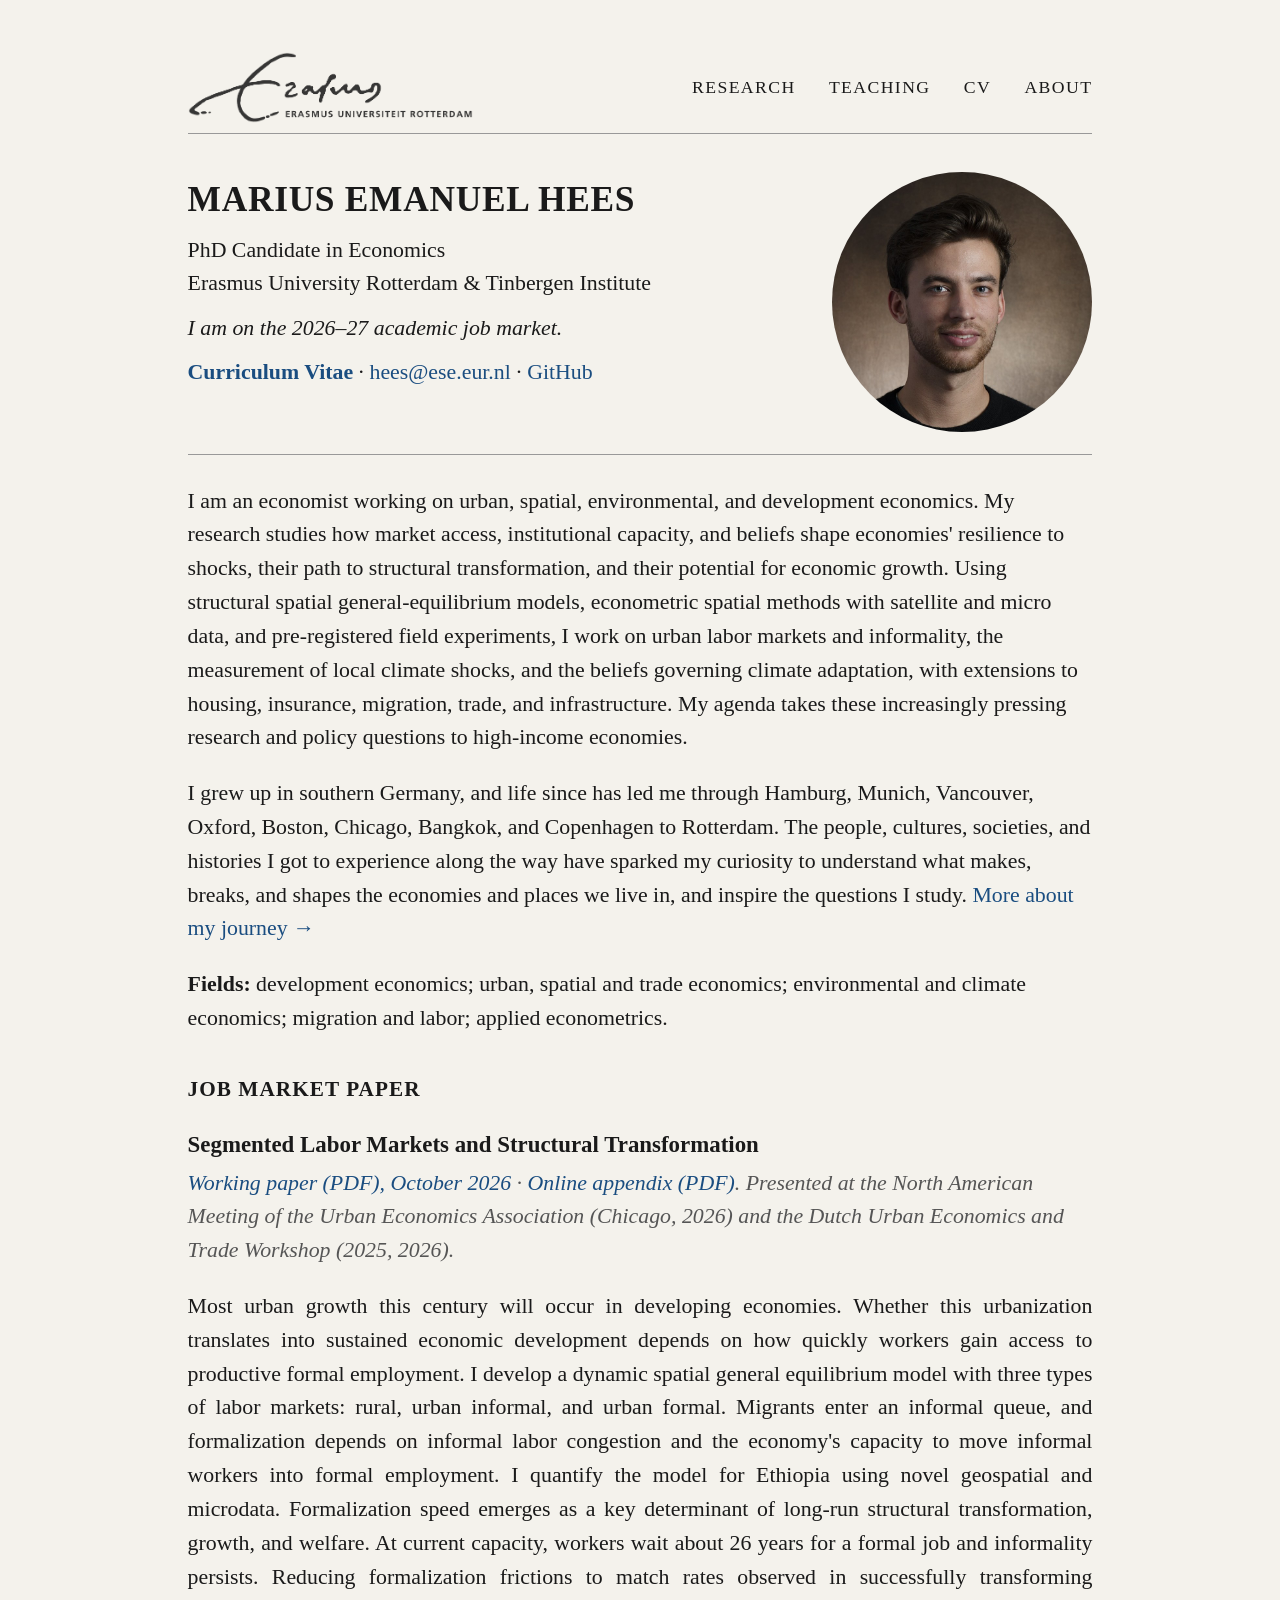
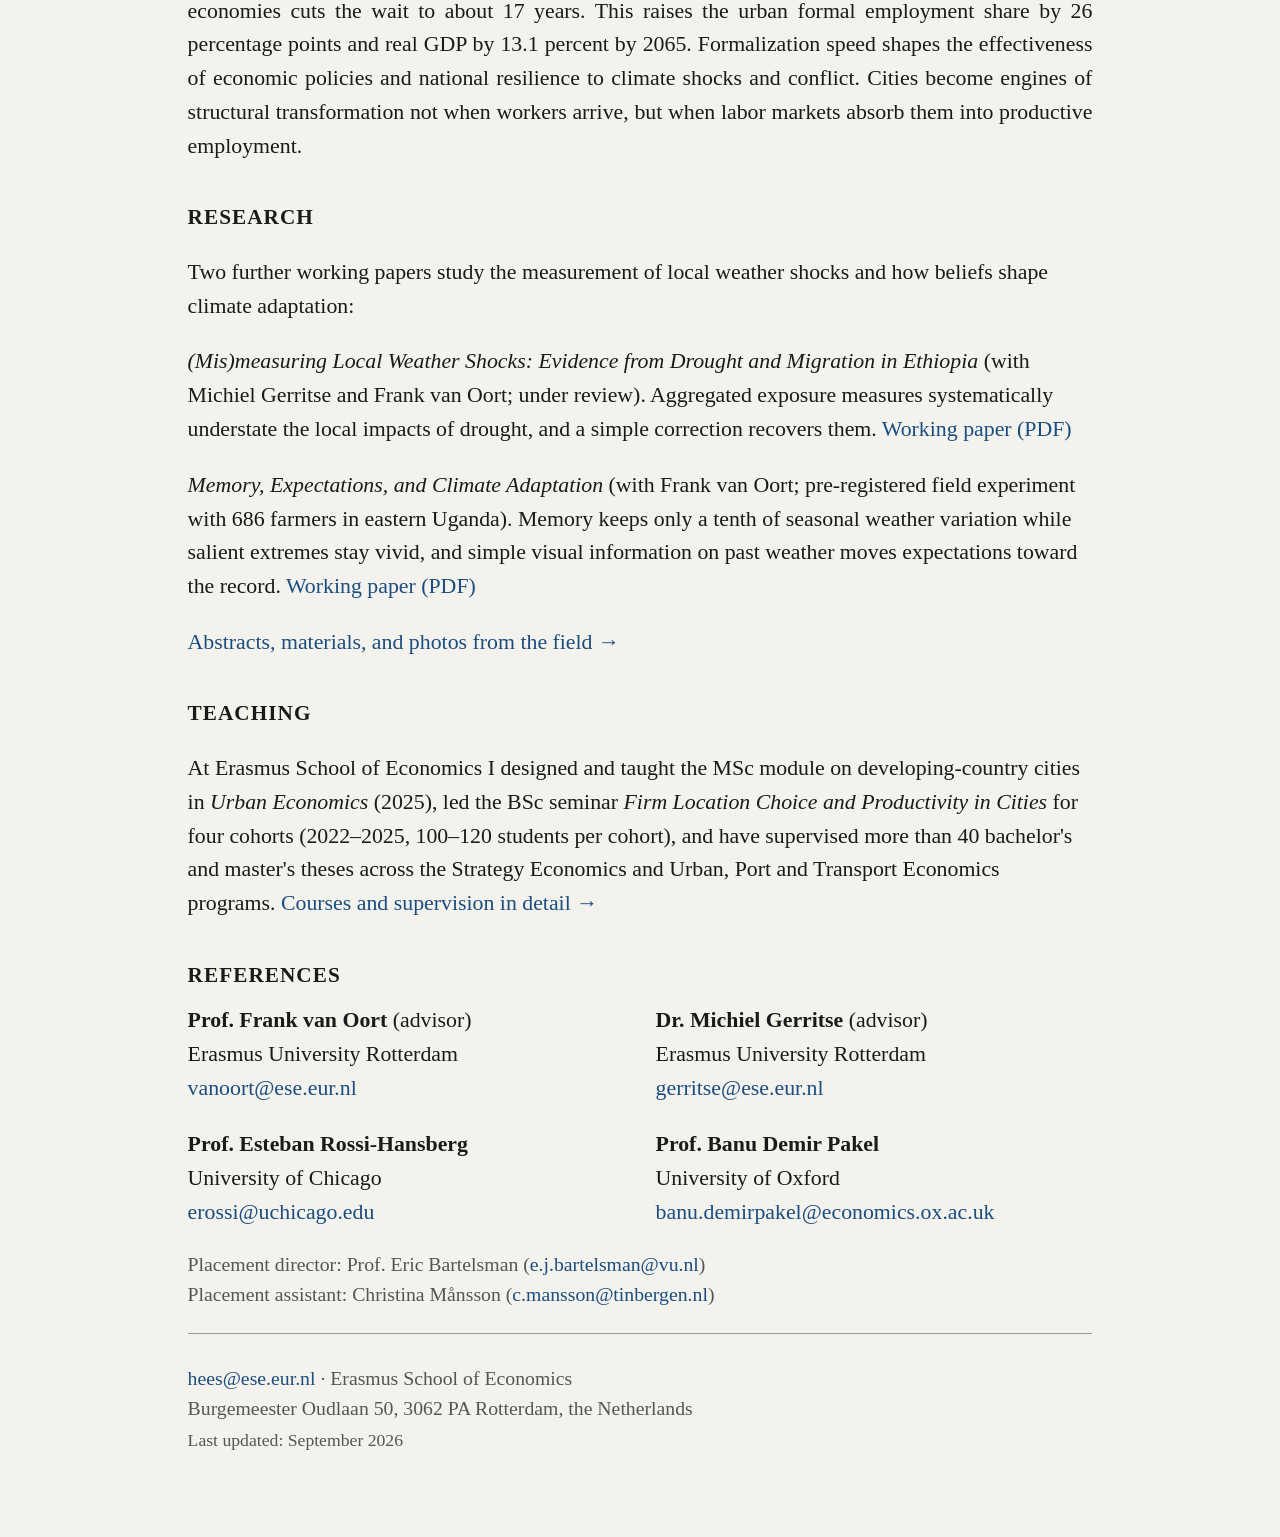
<file: index.html>
<!DOCTYPE html>
<html lang="en">
<head>
<meta charset="utf-8">
<meta name="viewport" content="width=device-width, initial-scale=1">
<title>Marius Hees — Economist, Erasmus University Rotterdam &amp; Tinbergen Institute</title>
<meta name="description" content="Marius Emanuel Hees is a PhD candidate in economics at Erasmus University Rotterdam and the Tinbergen Institute, working on urban, spatial, environmental, and development economics. On the 2026–27 job market.">
<link rel="icon" type="image/png" href="img/favicon.png">
<meta property="og:title" content="Marius Hees — Economist">
<meta property="og:description" content="PhD candidate in economics at Erasmus University Rotterdam and the Tinbergen Institute. Urban, spatial, environmental, and development economics. On the 2026-27 job market.">
<meta property="og:type" content="website">
<meta property="og:url" content="https://mariusheesecon.github.io/">
<meta property="og:image" content="https://mariusheesecon.github.io/img/og.jpg">
<meta name="twitter:card" content="summary">
<link rel="canonical" href="https://mariusheesecon.github.io/">
<meta name="author" content="Marius Emanuel Hees">
<link rel="stylesheet" href="style.css">
<script type="application/ld+json">
{
  "@context": "https://schema.org",
  "@type": "Person",
  "name": "Marius Hees",
  "alternateName": ["Marius Emanuel Hees", "Marius E. Hees"],
  "givenName": "Marius",
  "familyName": "Hees",
  "jobTitle": "PhD Candidate in Economics",
  "description": "Economist working on urban, spatial, environmental, and development economics. On the 2026-27 academic job market.",
  "url": "https://mariusheesecon.github.io/",
  "image": "https://mariusheesecon.github.io/img/photo.jpg",
  "email": "mailto:hees@ese.eur.nl",
  "affiliation": [
    {"@type": "Organization", "name": "Erasmus School of Economics, Erasmus University Rotterdam", "url": "https://www.eur.nl/en/ese"},
    {"@type": "Organization", "name": "Tinbergen Institute", "url": "https://tinbergen.nl/"}
  ],
  "alumniOf": [
    {"@type": "CollegeOrUniversity", "name": "University of Oxford"},
    {"@type": "CollegeOrUniversity", "name": "Erasmus University Rotterdam"}
  ],
  "knowsAbout": ["urban economics", "spatial economics", "development economics", "environmental economics", "structural transformation", "informality", "migration", "climate adaptation"],
  "sameAs": [
    "https://www.eur.nl/en/people/marius-hees",
    "https://pure.eur.nl/en/persons/marius-hees/",
    "https://github.com/mariusheesecon"
  ]
}
</script>
</head>
<body>

<nav>
  <a class="navlogo" href="index.html"><img src="img/erasmus.png?v=3" alt="Erasmus University Rotterdam"></a>
  <span class="navlinks">
    <a href="research.html">Research</a>
    <a href="teaching.html">Teaching</a>
    <a href="files/Hees_CV.pdf" target="_blank" rel="noopener">CV</a>
  <a href="about.html">About</a>
  </span>
</nav>

<header>
  <div class="header-text">
    <h1>MARIUS EMANUEL HEES</h1>
    <p class="subtitle">PhD Candidate in Economics<br>
    Erasmus University Rotterdam &amp; Tinbergen Institute</p>
    <p class="jobmarket">I am on the 2026–27 academic job market.</p>
    <p class="links">
      <a href="files/Hees_CV.pdf" target="_blank" rel="noopener"><strong>Curriculum Vitae</strong></a> ·
      <a href="mailto:hees@ese.eur.nl">hees@ese.eur.nl</a> ·
      <a href="https://github.com/mariusheesecon" target="_blank" rel="noopener">GitHub</a>
      <!-- TODO: add Google Scholar link once the profile exists -->
    </p>
  </div>
  <img class="photo" src="img/photo.jpg?v=6" alt="Portrait of Marius Emanuel Hees">
</header>
<hr>

<section id="about">
  <p>I am an economist working on urban, spatial, environmental, and development economics.
  My research studies how market access, institutional capacity, and beliefs shape economies'
  resilience to shocks, their path to structural transformation, and their potential for economic
  growth. Using structural spatial general-equilibrium models, econometric spatial methods with
  satellite and micro data, and pre-registered field experiments, I work on urban labor markets and
  informality, the measurement of local climate shocks, and the beliefs governing climate adaptation,
  with extensions to housing, insurance, migration, trade, and infrastructure. My agenda takes
  these increasingly pressing research and policy questions to high-income economies.</p>
  <p>I grew up in southern Germany, and life since has led me through Hamburg, Munich, Vancouver,
  Oxford, Boston, Chicago, Bangkok, and Copenhagen to Rotterdam. The people, cultures, societies, and
  histories I got to experience along the way have sparked my curiosity to understand what makes,
  breaks, and shapes the economies and places we live in, and inspire the questions I study.
  <a href="about.html">More about my journey&nbsp;→</a></p>
  <p class="fields"><strong>Fields:</strong> development economics; urban, spatial and trade economics;
  environmental and climate economics; migration and labor; applied econometrics.</p>
</section>

<section id="jmp">
  <h2>Job Market Paper</h2>
  <article>
    <h3>Segmented Labor Markets and Structural Transformation</h3>
    <p class="status"><a href="files/Hees_JMP.pdf" target="_blank" rel="noopener">Working paper (PDF), October 2026</a> ·
    <a href="files/Hees_JMP_Online_Appendix.pdf" target="_blank" rel="noopener">Online appendix (PDF)</a>. Presented at the North American Meeting of the
    Urban Economics Association (Chicago, 2026) and the Dutch Urban Economics and Trade Workshop (2025, 2026).</p>
    <p class="abstract">Most urban growth this century will occur in developing economies.
    Whether this urbanization translates into sustained economic development depends on how
    quickly workers gain access to productive formal employment. I develop a dynamic spatial
    general equilibrium model with three types of labor markets: rural, urban informal, and
    urban formal. Migrants enter an informal queue, and formalization depends on informal
    labor congestion and the economy's capacity to move informal workers into formal
    employment. I quantify the model for Ethiopia using novel geospatial and microdata.
    Formalization speed emerges as a key determinant of long-run structural transformation,
    growth, and welfare. At current capacity, workers wait about 26 years for a formal job
    and informality persists. Reducing formalization frictions to match rates observed in
    successfully transforming economies cuts the wait to about 17 years. This raises the
    urban formal employment share by 26 percentage points and real GDP by 13.1 percent by
    2065. Formalization speed shapes the effectiveness of economic policies and national
    resilience to climate shocks and conflict. Cities become engines of structural
    transformation not when workers arrive, but when labor markets absorb them into
    productive employment.</p>
  </article>
</section>

<section id="research">
  <h2>Research</h2>
  <p>Two further working papers study the measurement of local weather shocks and how beliefs shape
  climate adaptation:</p>
  <p><em>(Mis)measuring Local Weather Shocks: Evidence from Drought and Migration in Ethiopia</em>
  (with Michiel Gerritse and Frank van Oort; under review). Aggregated exposure measures systematically
  understate the local impacts of drought, and a simple correction recovers them.
  <a href="files/Hees_Weather_Shocks.pdf" target="_blank" rel="noopener">Working paper (PDF)</a></p>
  <p><em>Memory, Expectations, and Climate Adaptation</em> (with Frank van Oort; pre-registered field
  experiment with 686 farmers in eastern Uganda). Memory keeps only a tenth of seasonal weather
  variation while salient extremes stay vivid, and simple visual information on past weather moves
  expectations toward the record.
  <a href="files/Hees_Memory_Expectations.pdf" target="_blank" rel="noopener">Working paper (PDF)</a></p>
  <p><a href="research.html">Abstracts, materials, and photos from the field&nbsp;→</a></p>
</section>

<section id="teaching">
  <h2>Teaching</h2>
  <p>At Erasmus School of Economics I designed and taught the MSc module on developing-country cities
  in <em>Urban Economics</em> (2025), led the BSc seminar <em>Firm Location Choice and Productivity in
  Cities</em> for four cohorts (2022–2025, 100–120 students per cohort), and have supervised more than
  40 bachelor's and master's theses across the Strategy Economics and Urban, Port and Transport
  Economics programs. <a href="teaching.html">Courses and supervision in detail&nbsp;→</a></p>
</section>

<section id="references">
  <h2>References</h2>
  <div class="refs">
    <div>
      <strong>Prof. Frank van Oort</strong> (advisor)<br>
      Erasmus University Rotterdam<br>
      <a href="mailto:vanoort@ese.eur.nl">vanoort@ese.eur.nl</a>
    </div>
    <div>
      <strong>Dr. Michiel Gerritse</strong> (advisor)<br>
      Erasmus University Rotterdam<br>
      <a href="mailto:gerritse@ese.eur.nl">gerritse@ese.eur.nl</a>
    </div>
    <div>
      <strong>Prof. Esteban Rossi-Hansberg</strong><br>
      University of Chicago<br>
      <a href="mailto:erossi@uchicago.edu">erossi@uchicago.edu</a>
    </div>
    <div>
      <strong>Prof. Banu Demir Pakel</strong><br>
      University of Oxford<br>
      <a href="mailto:banu.demirpakel@economics.ox.ac.uk">banu.demirpakel@economics.ox.ac.uk</a>
    </div>
  </div>
  <p class="placement">Placement director: Prof. Eric Bartelsman
  (<a href="mailto:e.j.bartelsman@vu.nl">e.j.bartelsman@vu.nl</a>)<br>
  Placement assistant: Christina Månsson
  (<a href="mailto:c.mansson@tinbergen.nl">c.mansson@tinbergen.nl</a>)</p>
</section>

<hr>
<footer>
  <p><a href="mailto:hees@ese.eur.nl">hees@ese.eur.nl</a> · Erasmus School of Economics<br>
  Burgemeester Oudlaan 50, 3062 PA Rotterdam, the Netherlands<br>
  <span class="updated">Last updated: September 2026</span></p>
</footer>

</body>
</html>
</file>
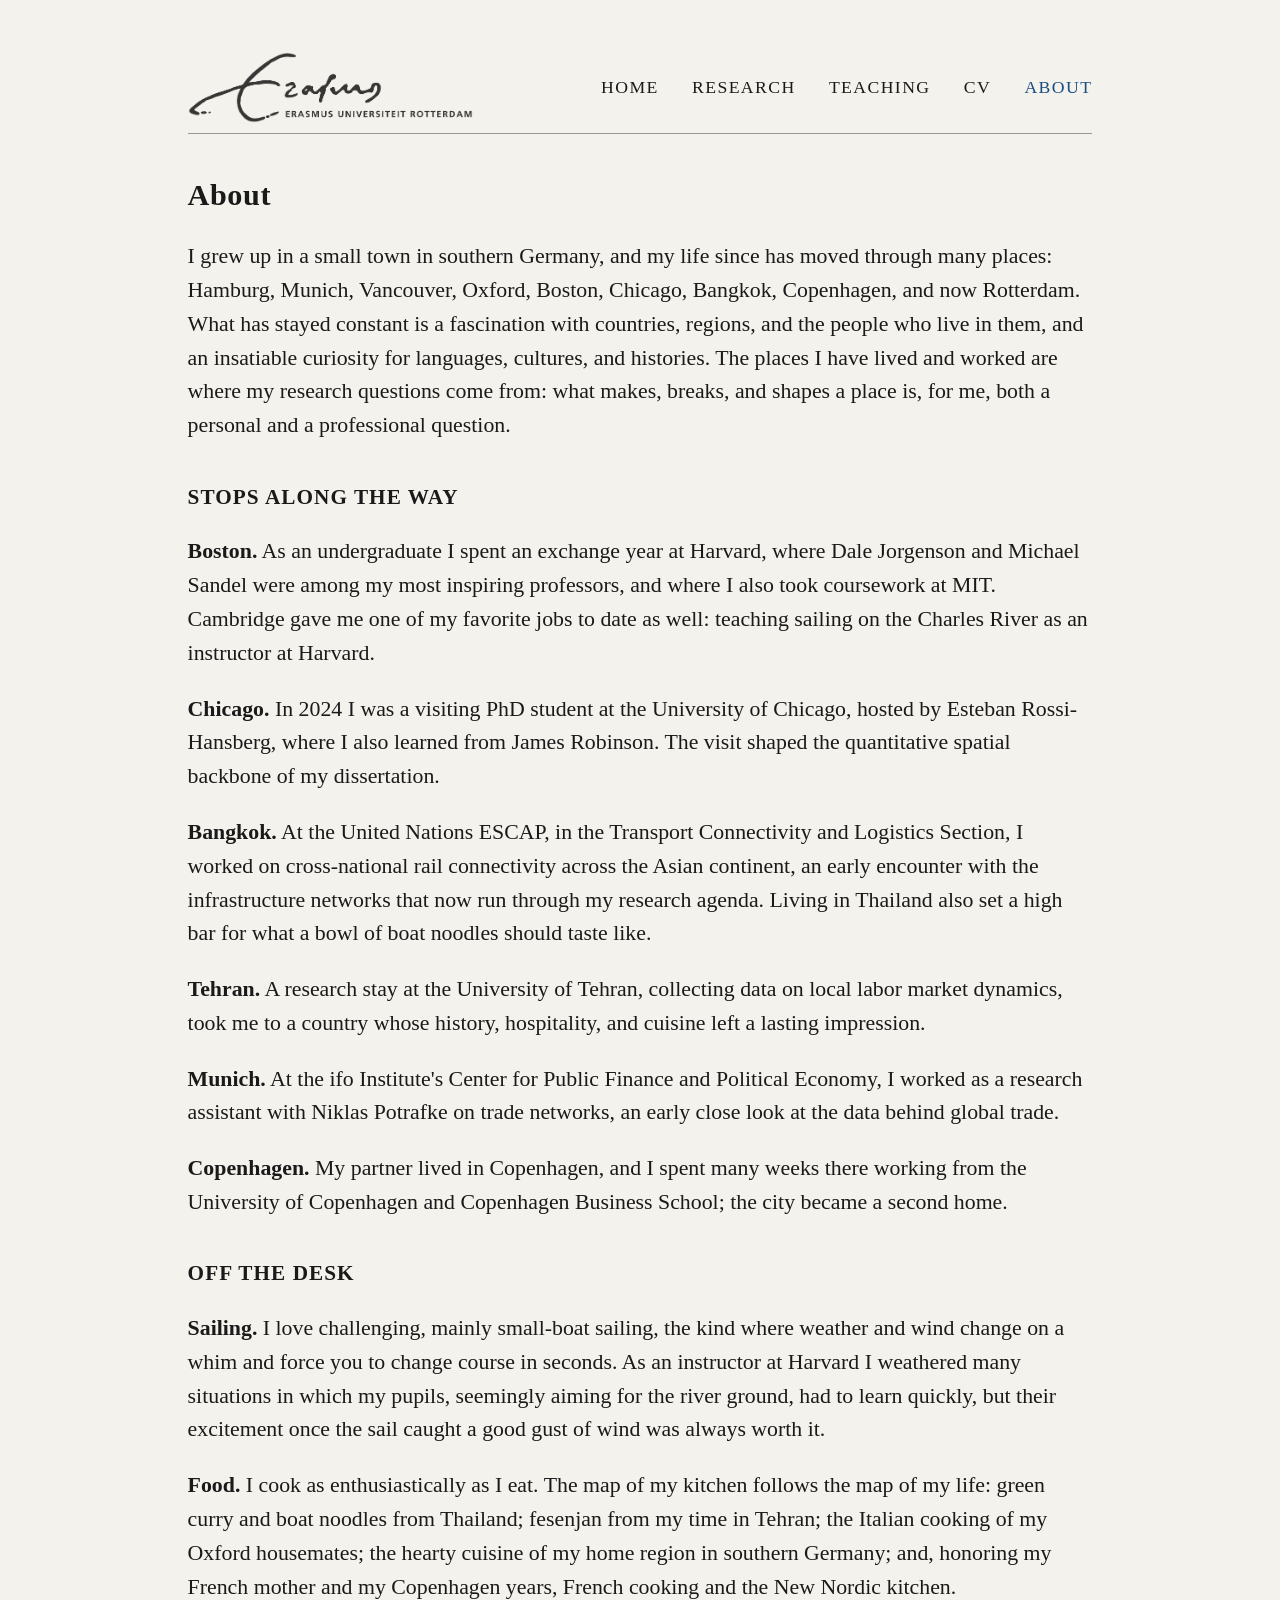
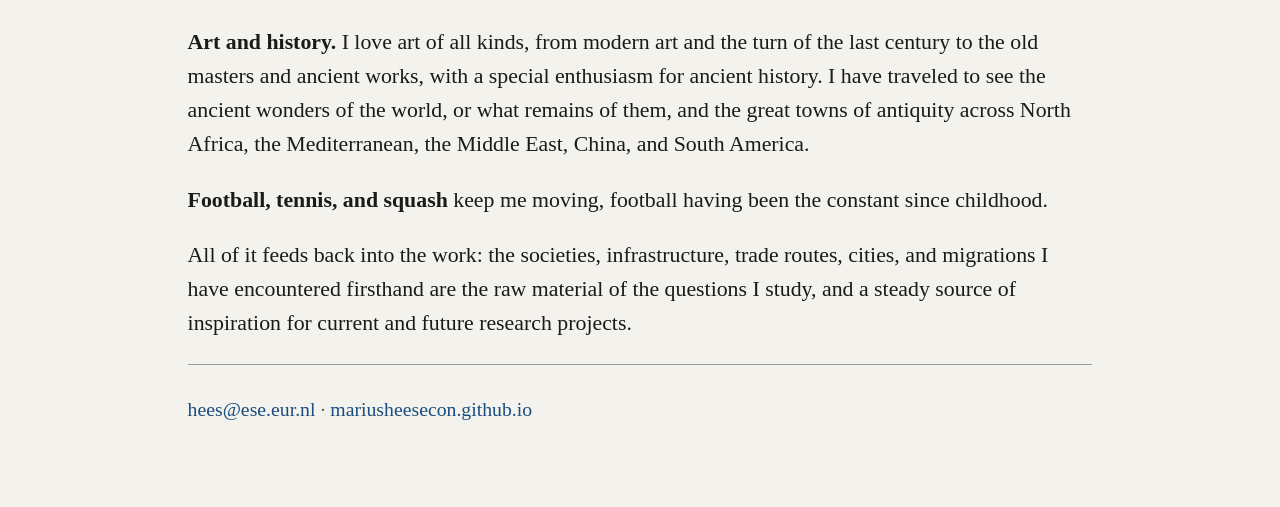
<file: about.html>
<!DOCTYPE html>
<html lang="en">
<head>
<meta charset="utf-8">
<meta name="viewport" content="width=device-width, initial-scale=1">
<title>About — Marius Hees</title>
<meta name="description" content="About Marius Emanuel Hees: a life across southern Germany, Oxford, Boston, Chicago, Bangkok, Copenhagen, and Rotterdam, and the curiosity for places, cultures, and histories that shapes his research.">
<link rel="icon" type="image/png" href="img/favicon.png">
<meta property="og:title" content="About — Marius Hees">
<meta property="og:description" content="The journey behind the research: southern Germany, Oxford, Boston, Chicago, Bangkok, Copenhagen, Rotterdam.">
<meta property="og:type" content="website">
<meta property="og:url" content="https://mariusheesecon.github.io/about.html">
<meta property="og:image" content="https://mariusheesecon.github.io/img/og.jpg">
<meta name="twitter:card" content="summary">
<link rel="canonical" href="https://mariusheesecon.github.io/about.html">
<meta name="author" content="Marius Emanuel Hees">
<link rel="stylesheet" href="style.css">
</head>
<body>

<nav>
  <a class="navlogo" href="index.html"><img src="img/erasmus.png?v=3" alt="Erasmus University Rotterdam"></a>
  <span class="navlinks">
  <a href="index.html">Home</a>
  <a href="research.html">Research</a>
  <a href="teaching.html">Teaching</a>
  <a href="files/Hees_CV.pdf" target="_blank" rel="noopener">CV</a>
  <a href="about.html" aria-current="page">About</a>
  </span>
</nav>

<h1 class="pagetitle">About</h1>

<p>I grew up in a small town in southern Germany, and my life since has moved through many places:
Hamburg, Munich, Vancouver, Oxford, Boston, Chicago, Bangkok, Copenhagen, and now Rotterdam. What has
stayed constant is a fascination with countries, regions, and the people who live in them, and an
insatiable curiosity for languages, cultures, and histories. The places I have lived and worked are
where my research questions come from: what makes, breaks, and shapes a place is, for me, both a
personal and a professional question.</p>

<h2>Stops along the way</h2>

<p><strong>Boston.</strong> As an undergraduate I spent an exchange year at Harvard, where Dale
Jorgenson and Michael Sandel were among my most inspiring professors, and where I also took
coursework at MIT. Cambridge gave me one of my favorite jobs to date as well: teaching sailing on
the Charles River as an instructor at Harvard.</p>

<p><strong>Chicago.</strong> In 2024 I was a visiting PhD student at the University of Chicago, hosted
by Esteban Rossi-Hansberg, where I also learned from James Robinson. The visit shaped the quantitative
spatial backbone of my dissertation.</p>

<p><strong>Bangkok.</strong> At the United Nations ESCAP, in the Transport Connectivity and Logistics
Section, I worked on cross-national rail connectivity across the Asian continent, an early encounter
with the infrastructure networks that now run through my research agenda. Living in Thailand also set
a high bar for what a bowl of boat noodles should taste like.</p>

<p><strong>Tehran.</strong> A research stay at the University of Tehran, collecting data on local labor
market dynamics, took me to a country whose history, hospitality, and cuisine left a lasting
impression.</p>

<p><strong>Munich.</strong> At the ifo Institute's Center for Public Finance and Political Economy,
I worked as a research assistant with Niklas Potrafke on trade networks, an early close look at the
data behind global trade.</p>

<p><strong>Copenhagen.</strong> My partner lived in Copenhagen, and I spent many weeks there
working from the University of Copenhagen and Copenhagen Business School; the city became a second
home.</p>

<h2>Off the desk</h2>

<p><strong>Sailing.</strong> I love challenging, mainly small-boat sailing, the kind where weather and
wind change on a whim and force you to change course in seconds. As an instructor at Harvard I weathered
many situations in which my pupils, seemingly aiming for the river ground, had to learn quickly, but
their excitement once the sail caught a good gust of wind was always worth it.</p>

<p><strong>Food.</strong> I cook as enthusiastically as I eat. The map of my kitchen follows the map of
my life: green curry and boat noodles from Thailand; fesenjan from my time in Tehran; the Italian
cooking of my Oxford housemates; the hearty cuisine of my home region in southern Germany; and, honoring my French mother and my
Copenhagen years, French cooking and the New Nordic kitchen.</p>

<p><strong>Art and history.</strong> I love art of all kinds, from modern art and the turn of the last
century to the old masters and ancient works, with a special enthusiasm for ancient history. I have
traveled to see the ancient wonders of the world, or what remains of them, and the great towns of
antiquity across North Africa, the Mediterranean, the Middle East, China, and South America.</p>

<p><strong>Football, tennis, and squash</strong> keep me moving, football having been the constant
since childhood.</p>

<p>All of it feeds back into the work: the societies, infrastructure, trade routes, cities, and
migrations I have encountered firsthand are the raw material of the questions I study, and a steady
source of inspiration for current and future research projects.</p>

<hr>
<footer>
  <p><a href="mailto:hees@ese.eur.nl">hees@ese.eur.nl</a> ·
  <a href="index.html">mariusheesecon.github.io</a></p>
</footer>

</body>
</html>
</file>
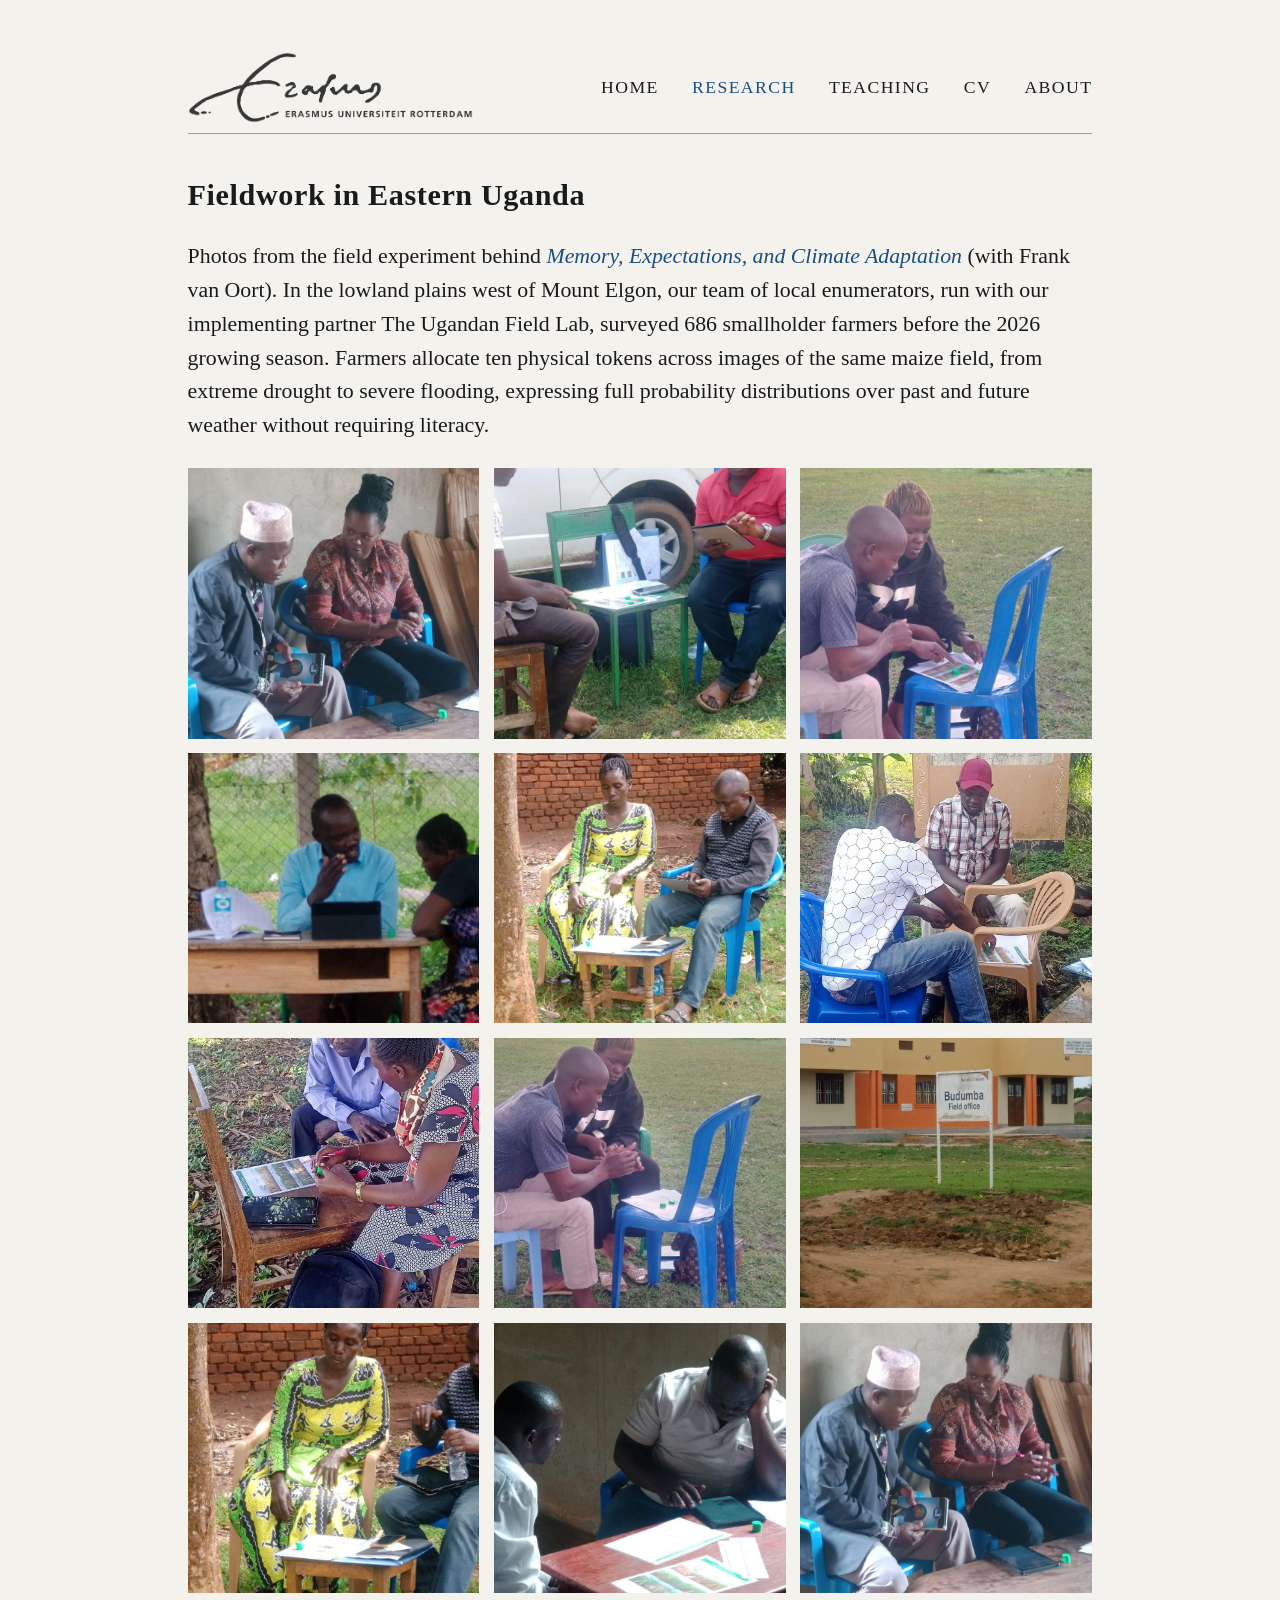
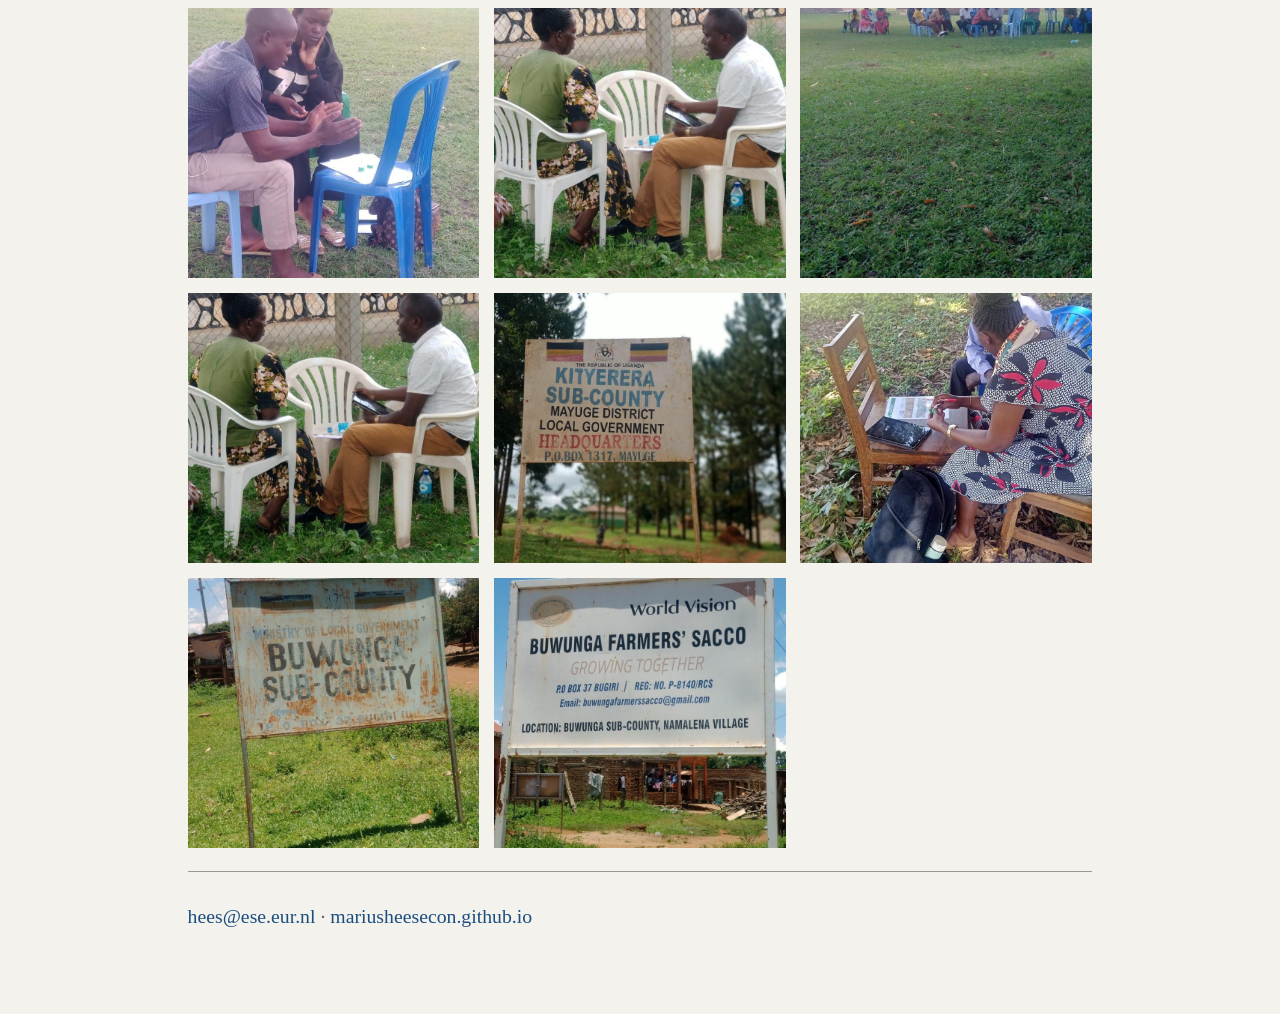
<file: fieldwork.html>
<!DOCTYPE html>
<html lang="en">
<head>
<meta charset="utf-8">
<meta name="viewport" content="width=device-width, initial-scale=1">
<title>Fieldwork — Marius Hees</title>
<meta name="description" content="Photos from the field experiment behind Memory, Expectations, and Climate Adaptation: token-based visual elicitation with smallholder farmers in eastern Uganda.">
<link rel="icon" type="image/png" href="img/favicon.png">
<meta property="og:title" content="Fieldwork — Marius Hees">
<meta property="og:description" content="Photos from the field experiment with smallholder farmers in eastern Uganda.">
<meta property="og:type" content="website">
<meta property="og:url" content="https://mariusheesecon.github.io/fieldwork.html">
<meta property="og:image" content="https://mariusheesecon.github.io/img/og.jpg">
<meta name="twitter:card" content="summary">
<link rel="canonical" href="https://mariusheesecon.github.io/fieldwork.html">
<meta name="author" content="Marius Emanuel Hees">
<link rel="stylesheet" href="style.css">
</head>
<body>

<nav>
  <a class="navlogo" href="index.html"><img src="img/erasmus.png?v=3" alt="Erasmus University Rotterdam"></a>
  <span class="navlinks">
  <a href="index.html">Home</a>
  <a href="research.html" aria-current="page">Research</a>
  <a href="teaching.html">Teaching</a>
  <a href="files/Hees_CV.pdf" target="_blank" rel="noopener">CV</a>
  <a href="about.html">About</a>
  </span>
</nav>

<h1 class="pagetitle">Fieldwork in Eastern Uganda</h1>

<p>Photos from the field experiment behind <a href="research.html"><em>Memory, Expectations, and
Climate Adaptation</em></a> (with Frank van Oort). In the lowland plains west of Mount Elgon, our team
of local enumerators, run with our implementing partner The Ugandan Field Lab, surveyed 686 smallholder
farmers before the 2026 growing season. Farmers allocate ten physical tokens across images of the same
maize field, from extreme drought to severe flooding, expressing full probability distributions over
past and future weather without requiring literacy.</p>

<div class="gallery">
  <img src="img/field/field_01.jpg" alt="Enumerator conducting the token-based elicitation with a farmer" loading="lazy">
  <img src="img/field/field_02.jpg" alt="Fieldwork in eastern Uganda" loading="lazy">
  <img src="img/field/field_03.jpg" alt="Fieldwork in eastern Uganda" loading="lazy">
  <img src="img/field/field_04.jpg" alt="Fieldwork in eastern Uganda" loading="lazy">
  <img src="img/field/field_05.jpg" alt="Fieldwork in eastern Uganda" loading="lazy">
  <img src="img/field/field_06.jpg" alt="Enumerator and farmer during the survey" loading="lazy">
  <img src="img/field/field_07.jpg" alt="Fieldwork in eastern Uganda" loading="lazy">
  <img src="img/field/field_08.jpg" alt="Fieldwork in eastern Uganda" loading="lazy">
  <img src="img/field/field_09.jpg" alt="Fieldwork in eastern Uganda" loading="lazy">
  <img src="img/field/field_10.jpg" alt="Fieldwork in eastern Uganda" loading="lazy">
  <img src="img/field/field_11.jpg" alt="Fieldwork in eastern Uganda" loading="lazy">
  <img src="img/field/field_12.jpg" alt="Fieldwork in eastern Uganda" loading="lazy">
  <img src="img/field/field_13.jpg" alt="Fieldwork in eastern Uganda" loading="lazy">
  <img src="img/field/field_14.jpg" alt="Fieldwork in eastern Uganda" loading="lazy">
  <img src="img/field/field_15.jpg" alt="Fieldwork in eastern Uganda" loading="lazy">
  <img src="img/field/field_16.jpg" alt="Survey session with the token-and-image instrument" loading="lazy">
  <img src="img/field/field_17.jpg" alt="Fieldwork in eastern Uganda" loading="lazy">
  <img src="img/field/field_18.jpg" alt="Fieldwork in eastern Uganda" loading="lazy">
  <img src="img/field/field_19.jpg" alt="Fieldwork in eastern Uganda" loading="lazy">
  <img src="img/field/field_20.jpg" alt="Fieldwork in eastern Uganda" loading="lazy">
</div>

<hr>
<footer>
  <p><a href="mailto:hees@ese.eur.nl">hees@ese.eur.nl</a> ·
  <a href="index.html">mariusheesecon.github.io</a></p>
</footer>

</body>
</html>
</file>
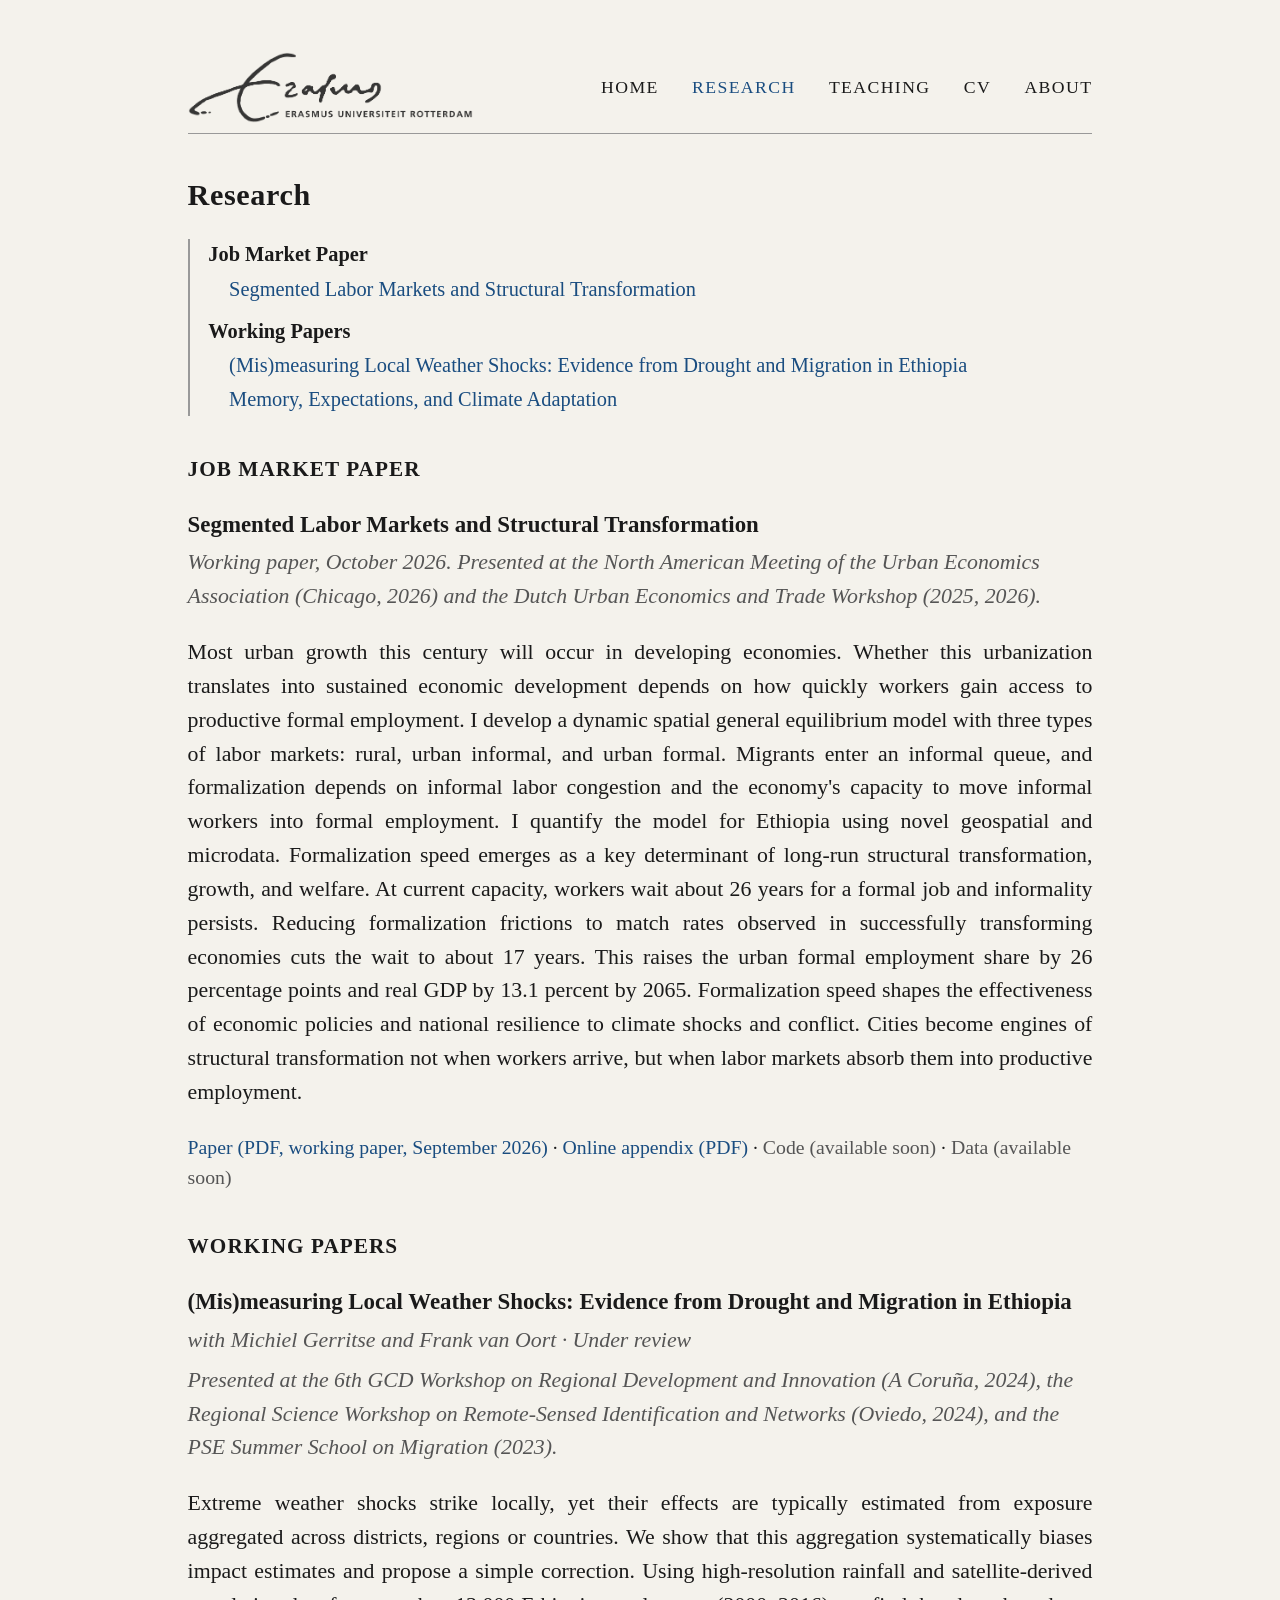
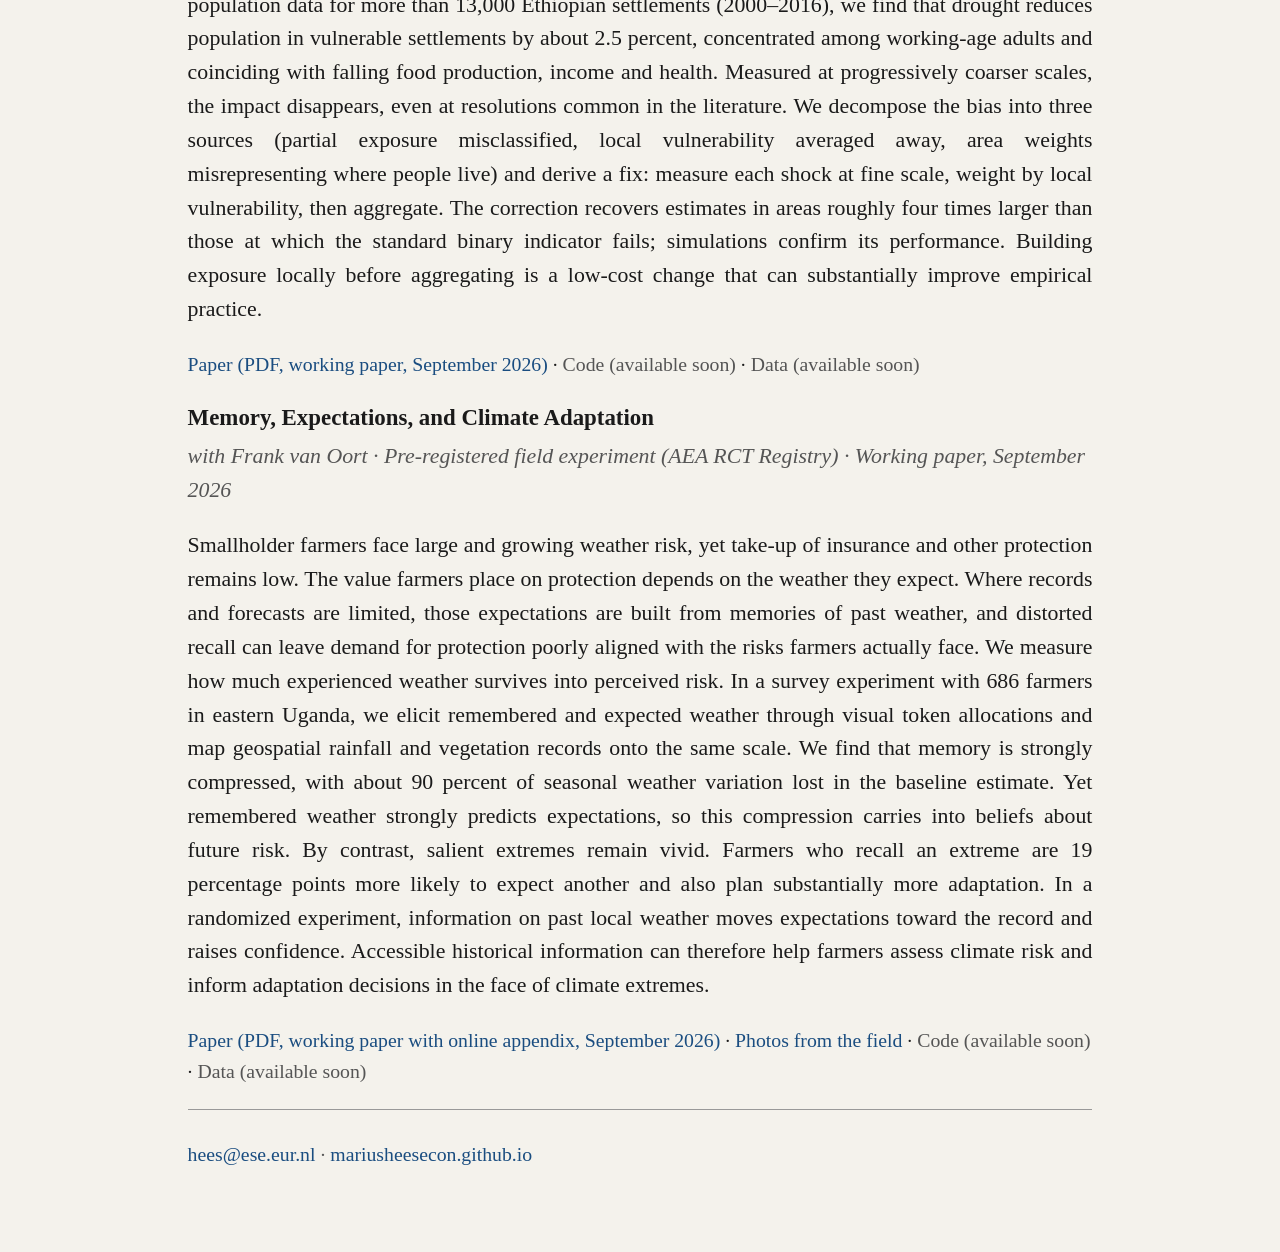
<file: research.html>
<!DOCTYPE html>
<html lang="en">
<head>
<meta charset="utf-8">
<meta name="viewport" content="width=device-width, initial-scale=1">
<title>Research — Marius Hees</title>
<meta name="description" content="Research of Marius Emanuel Hees: segmented labor markets and structural transformation, measurement of local weather shocks, and beliefs and climate adaptation.">
<link rel="icon" type="image/png" href="img/favicon.png">
<meta property="og:title" content="Research — Marius Hees">
<meta property="og:description" content="Job market paper and working papers: segmented labor markets and structural transformation, local weather shocks, beliefs and climate adaptation.">
<meta property="og:type" content="website">
<meta property="og:url" content="https://mariusheesecon.github.io/research.html">
<meta property="og:image" content="https://mariusheesecon.github.io/img/og.jpg">
<meta name="twitter:card" content="summary">
<link rel="canonical" href="https://mariusheesecon.github.io/research.html">
<meta name="author" content="Marius Emanuel Hees">
<link rel="stylesheet" href="style.css">
</head>
<body>

<nav>
  <a class="navlogo" href="index.html"><img src="img/erasmus.png?v=3" alt="Erasmus University Rotterdam"></a>
  <span class="navlinks">
  <a href="index.html">Home</a>
  <a href="research.html" aria-current="page">Research</a>
  <a href="teaching.html">Teaching</a>
  <a href="files/Hees_CV.pdf" target="_blank" rel="noopener">CV</a>
  <a href="about.html">About</a>
  </span>
</nav>

<h1 class="pagetitle">Research</h1>

<div class="overview">
  <p class="toc-head"><strong>Job Market Paper</strong></p>
  <ul class="toc">
    <li><a href="#jmp-paper">Segmented Labor Markets and Structural Transformation</a></li>
  </ul>
  <p class="toc-head"><strong>Working Papers</strong></p>
  <ul class="toc">
    <li><a href="#weather">(Mis)measuring Local Weather Shocks: Evidence from Drought and Migration in Ethiopia</a></li>
    <li><a href="#memory">Memory, Expectations, and Climate Adaptation</a></li>
  </ul>
</div>

<section>
  <h2>Job Market Paper</h2>
  <article id="jmp-paper">
    <h3>Segmented Labor Markets and Structural Transformation</h3>
    <p class="status">Working paper, October 2026. Presented at the North American Meeting of the Urban Economics Association (Chicago, 2026)
    and the Dutch Urban Economics and Trade Workshop (2025, 2026).</p>
    <p class="abstract">Most urban growth this century will occur in developing economies.
    Whether this urbanization translates into sustained economic development depends on how
    quickly workers gain access to productive formal employment. I develop a dynamic spatial
    general equilibrium model with three types of labor markets: rural, urban informal, and
    urban formal. Migrants enter an informal queue, and formalization depends on informal
    labor congestion and the economy's capacity to move informal workers into formal
    employment. I quantify the model for Ethiopia using novel geospatial and microdata.
    Formalization speed emerges as a key determinant of long-run structural transformation,
    growth, and welfare. At current capacity, workers wait about 26 years for a formal job
    and informality persists. Reducing formalization frictions to match rates observed in
    successfully transforming economies cuts the wait to about 17 years. This raises the
    urban formal employment share by 26 percentage points and real GDP by 13.1 percent by
    2065. Formalization speed shapes the effectiveness of economic policies and national
    resilience to climate shocks and conflict. Cities become engines of structural
    transformation not when workers arrive, but when labor markets absorb them into
    productive employment.</p>
    <p class="sublinks">
      <a href="files/Hees_JMP.pdf" target="_blank" rel="noopener">Paper (PDF, working paper, September 2026)</a> ·
      <a href="files/Hees_JMP_Online_Appendix.pdf" target="_blank" rel="noopener">Online appendix (PDF)</a> ·
      <span class="soon">Code (available soon)</span> ·
      <span class="soon">Data (available soon)</span>
    </p>
  </article>
</section>

<section>
  <h2>Working Papers</h2>

  <article id="weather">
    <h3>(Mis)measuring Local Weather Shocks: Evidence from Drought and Migration in Ethiopia</h3>
    <p class="coauthors">with Michiel Gerritse and Frank van Oort · Under review</p>
    <p class="status">Presented at the 6th GCD Workshop on Regional Development and Innovation (A Coruña, 2024),
    the Regional Science Workshop on Remote-Sensed Identification and Networks (Oviedo, 2024), and the
    PSE Summer School on Migration (2023).</p>
    <p class="abstract">Extreme weather shocks strike locally, yet their effects are typically estimated
    from exposure aggregated across districts, regions or countries. We show that this aggregation
    systematically biases impact estimates and propose a simple correction. Using high-resolution
    rainfall and satellite-derived population data for more than 13,000 Ethiopian settlements
    (2000–2016), we find that drought reduces population in vulnerable settlements by about
    2.5 percent, concentrated among working-age adults and coinciding with falling food production,
    income and health. Measured at progressively coarser scales, the impact disappears, even at
    resolutions common in the literature. We decompose the bias into three sources (partial exposure
    misclassified, local vulnerability averaged away, area weights misrepresenting where people live)
    and derive a fix: measure each shock at fine scale, weight by local vulnerability, then aggregate.
    The correction recovers estimates in areas roughly four times larger than those at which the
    standard binary indicator fails; simulations confirm its performance. Building exposure locally
    before aggregating is a low-cost change that can substantially improve empirical practice.</p>
    <p class="sublinks">
      <a href="files/Hees_Weather_Shocks.pdf" target="_blank" rel="noopener">Paper (PDF, working paper, September 2026)</a> ·
      <span class="soon">Code (available soon)</span> ·
      <span class="soon">Data (available soon)</span>
    </p>
  </article>

  <article id="memory">
    <h3>Memory, Expectations, and Climate Adaptation</h3>
    <p class="coauthors">with Frank van Oort · Pre-registered field experiment (AEA RCT Registry) · Working paper, September 2026</p>
    <p class="abstract">Smallholder farmers face large and growing weather risk, yet take-up of insurance and other
    protection remains low. The value farmers place on protection depends on the weather they
    expect. Where records and forecasts are limited, those expectations are built from memories of
    past weather, and distorted recall can leave demand for protection poorly aligned with the risks
    farmers actually face. We measure how much experienced weather survives into perceived risk. In
    a survey experiment with 686 farmers in eastern Uganda, we elicit remembered and expected
    weather through visual token allocations and map geospatial rainfall and vegetation records onto
    the same scale. We find that memory is strongly compressed, with about 90 percent of seasonal
    weather variation lost in the baseline estimate. Yet remembered weather strongly predicts
    expectations, so this compression carries into beliefs about future risk. By contrast, salient
    extremes remain vivid. Farmers who recall an extreme are 19 percentage points more likely to
    expect another and also plan substantially more adaptation. In a randomized experiment,
    information on past local weather moves expectations toward the record and raises confidence.
    Accessible historical information can therefore help farmers assess climate risk and inform
    adaptation decisions in the face of climate extremes.</p>
    <p class="sublinks">
      <a href="files/Hees_Memory_Expectations.pdf" target="_blank" rel="noopener">Paper (PDF, working paper with online appendix, September 2026)</a> ·
      <a href="fieldwork.html">Photos from the field</a> ·
      <span class="soon">Code (available soon)</span> ·
      <span class="soon">Data (available soon)</span>
    </p>
  </article>
</section>

<hr>
<footer>
  <p><a href="mailto:hees@ese.eur.nl">hees@ese.eur.nl</a> ·
  <a href="index.html">mariusheesecon.github.io</a></p>
</footer>

</body>
</html>
</file>
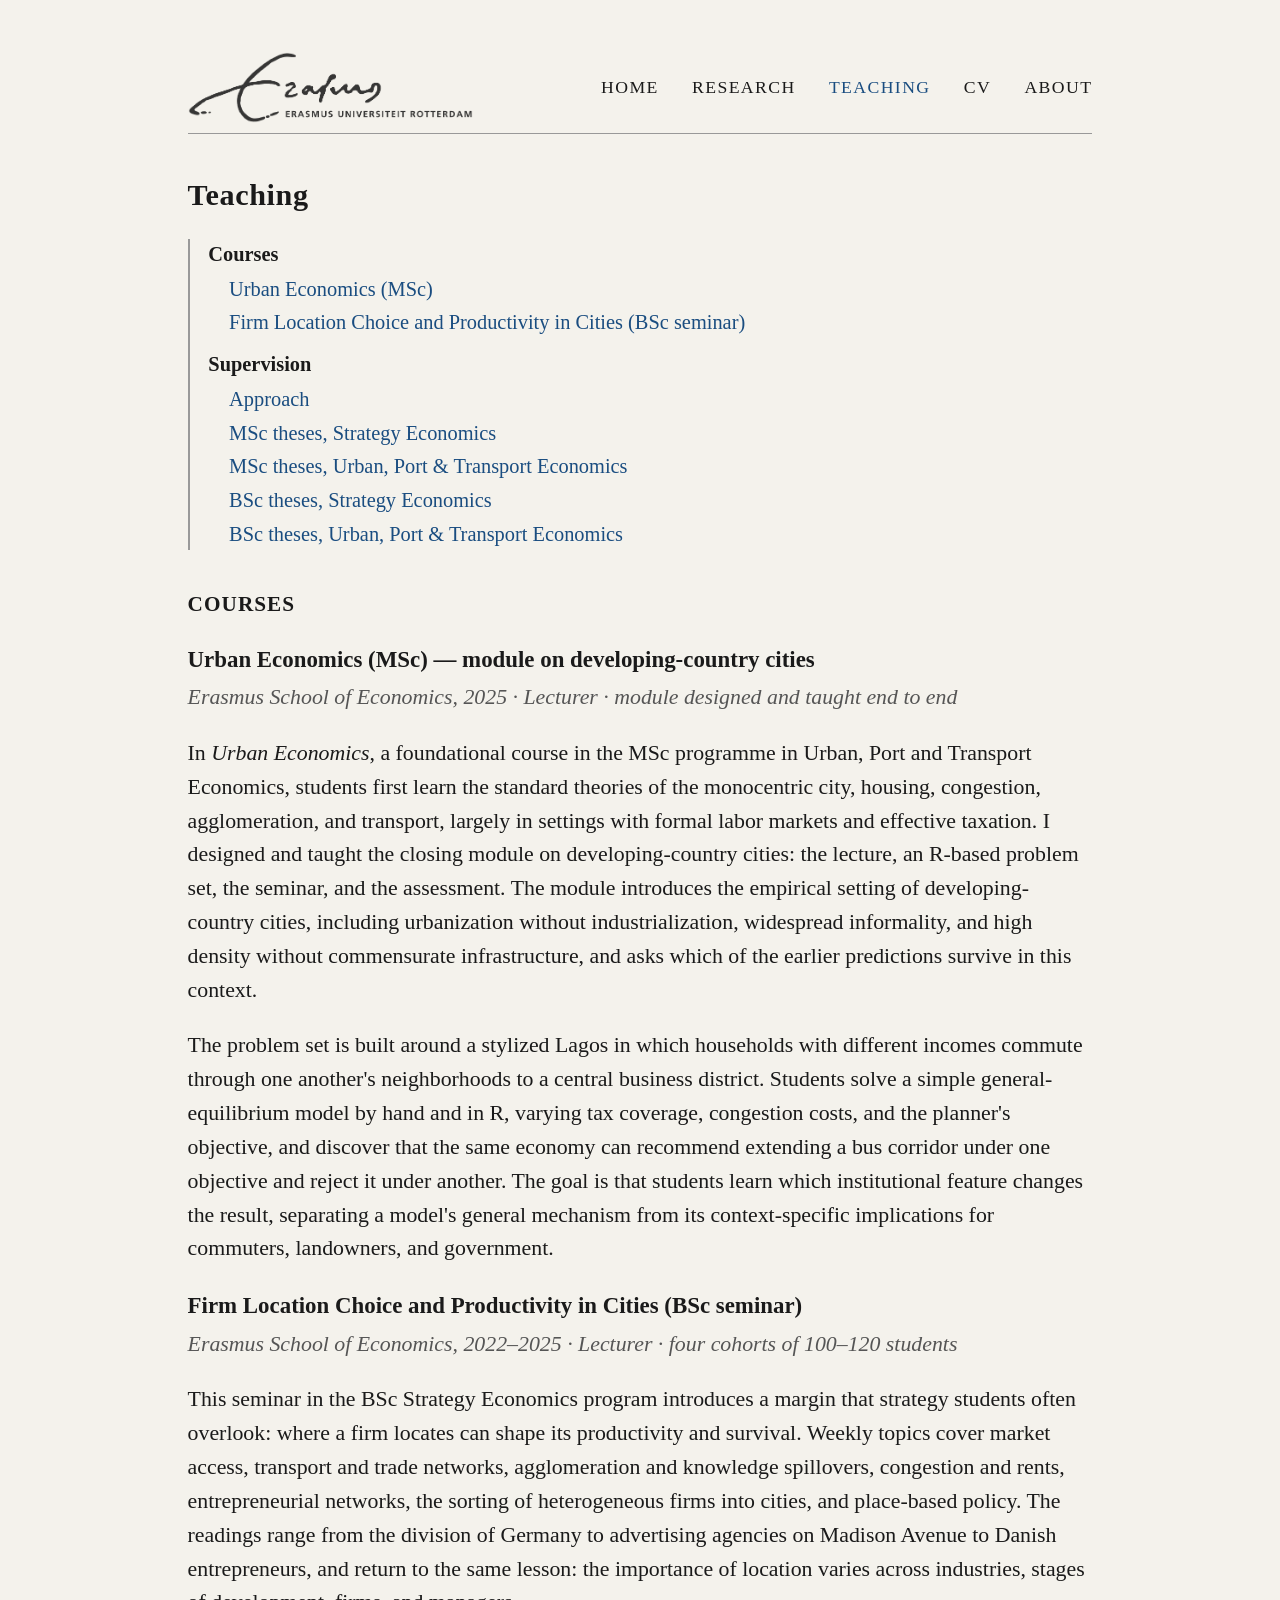
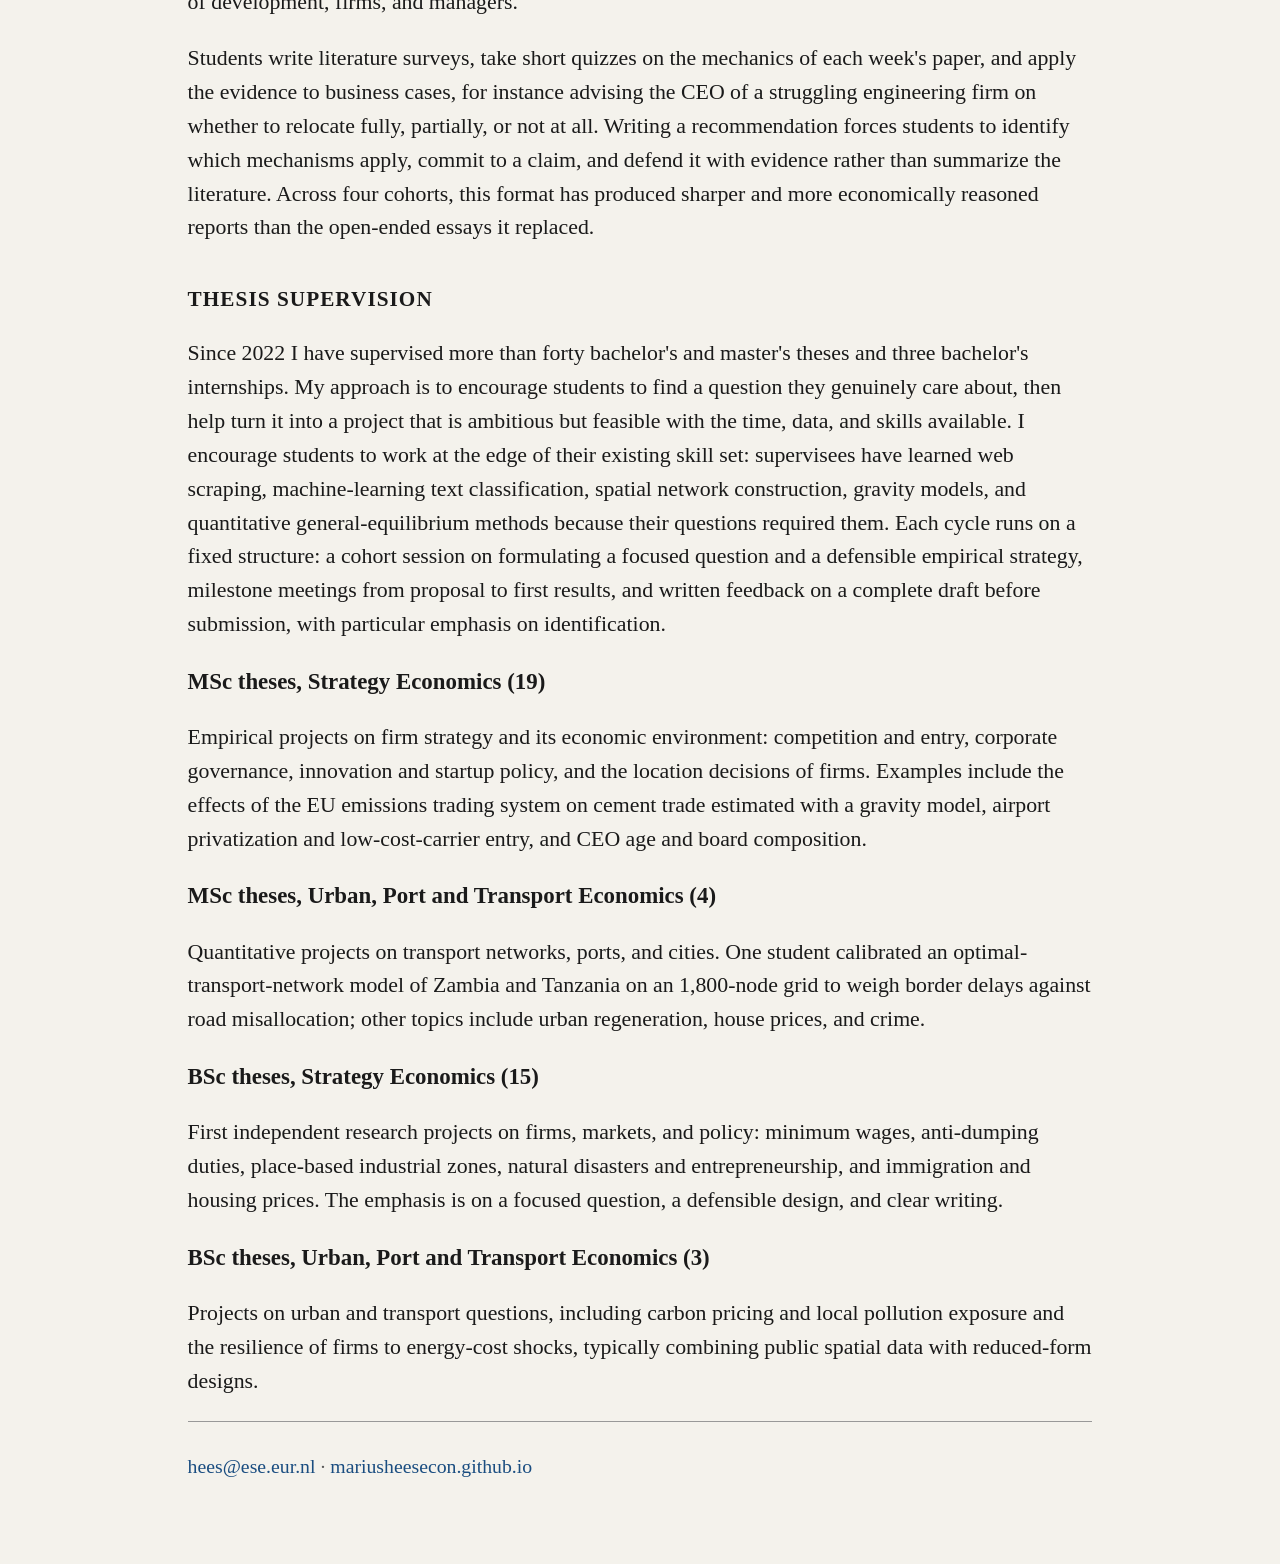
<file: teaching.html>
<!DOCTYPE html>
<html lang="en">
<head>
<meta charset="utf-8">
<meta name="viewport" content="width=device-width, initial-scale=1">
<title>Teaching — Marius Hees</title>
<meta name="description" content="Teaching and thesis supervision of Marius Emanuel Hees at Erasmus School of Economics: MSc Urban Economics, BSc seminar on firm location, and more than forty supervised theses.">
<link rel="icon" type="image/png" href="img/favicon.png">
<meta property="og:title" content="Teaching — Marius Hees">
<meta property="og:description" content="Courses and thesis supervision at Erasmus School of Economics.">
<meta property="og:type" content="website">
<meta property="og:url" content="https://mariusheesecon.github.io/teaching.html">
<meta property="og:image" content="https://mariusheesecon.github.io/img/og.jpg">
<meta name="twitter:card" content="summary">
<link rel="canonical" href="https://mariusheesecon.github.io/teaching.html">
<meta name="author" content="Marius Emanuel Hees">
<link rel="stylesheet" href="style.css">
</head>
<body>

<nav>
  <a class="navlogo" href="index.html"><img src="img/erasmus.png?v=3" alt="Erasmus University Rotterdam"></a>
  <span class="navlinks">
  <a href="index.html">Home</a>
  <a href="research.html">Research</a>
  <a href="teaching.html" aria-current="page">Teaching</a>
  <a href="files/Hees_CV.pdf" target="_blank" rel="noopener">CV</a>
  <a href="about.html">About</a>
  </span>
</nav>

<h1 class="pagetitle">Teaching</h1>

<div class="overview">
  <p class="toc-head"><strong>Courses</strong></p>
  <ul class="toc">
    <li><a href="#msc-urban">Urban Economics (MSc)</a></li>
    <li><a href="#bsc-seminar">Firm Location Choice and Productivity in Cities (BSc seminar)</a></li>
  </ul>
  <p class="toc-head"><strong>Supervision</strong></p>
  <ul class="toc">
    <li><a href="#sup-philosophy">Approach</a></li>
    <li><a href="#msc-se">MSc theses, Strategy Economics</a></li>
    <li><a href="#msc-upt">MSc theses, Urban, Port &amp; Transport Economics</a></li>
    <li><a href="#bsc-se">BSc theses, Strategy Economics</a></li>
    <li><a href="#bsc-upt">BSc theses, Urban, Port &amp; Transport Economics</a></li>
  </ul>
</div>

<section>
  <h2>Courses</h2>

  <article id="msc-urban">
    <h3>Urban Economics (MSc) — module on developing-country cities</h3>
    <p class="coauthors">Erasmus School of Economics, 2025 · Lecturer · module designed and taught end to end</p>
    <p>In <em>Urban Economics</em>, a foundational course in the MSc programme in Urban, Port and Transport Economics, students first learn the standard theories of the monocentric city,
    housing, congestion, agglomeration, and transport, largely in settings with formal labor markets and
    effective taxation. I designed and taught the closing module on developing-country cities: the lecture,
    an R-based problem set, the seminar, and the assessment. The module introduces the empirical setting of
    developing-country cities, including urbanization without industrialization, widespread informality, and
    high density without commensurate infrastructure, and asks which of the earlier predictions survive in
    this context.</p>
    <p>The problem set is built around a stylized Lagos in which households with different incomes commute
    through one another's neighborhoods to a central business district. Students solve a simple
    general-equilibrium model by hand and in R, varying tax coverage, congestion costs, and the planner's
    objective, and discover that the same economy can recommend extending a bus corridor under one objective
    and reject it under another. The goal is that students learn which institutional feature changes the
    result, separating a model's general mechanism from its context-specific implications for commuters,
    landowners, and government.</p>
  </article>

  <article id="bsc-seminar">
    <h3>Firm Location Choice and Productivity in Cities (BSc seminar)</h3>
    <p class="coauthors">Erasmus School of Economics, 2022–2025 · Lecturer · four cohorts of 100–120 students</p>
    <p>This seminar in the BSc Strategy Economics program introduces a margin that strategy students often
    overlook: where a firm locates can shape its productivity and survival. Weekly topics cover market
    access, transport and trade networks, agglomeration and knowledge spillovers, congestion and rents,
    entrepreneurial networks, the sorting of heterogeneous firms into cities, and place-based policy. The
    readings range from the division of Germany to advertising agencies on Madison Avenue to Danish
    entrepreneurs, and return to the same lesson: the importance of location varies across industries,
    stages of development, firms, and managers.</p>
    <p>Students write literature surveys, take short quizzes on the mechanics of each week's paper, and
    apply the evidence to business cases, for instance advising the CEO of a struggling engineering firm
    on whether to relocate fully, partially, or not at all. Writing a recommendation forces students to
    identify which mechanisms apply, commit to a claim, and defend it with evidence rather than summarize
    the literature. Across four cohorts, this format has produced sharper and more economically reasoned
    reports than the open-ended essays it replaced.</p>
  </article>
</section>

<section>
  <h2>Thesis Supervision</h2>

  <p id="sup-philosophy">Since 2022 I have supervised more than forty bachelor's and master's theses and three bachelor's
  internships. My approach is to encourage students to find a question they genuinely care about, then help
  turn it into a project that is ambitious but feasible with the time, data, and skills available. I
  encourage students to work at the edge of their existing skill set: supervisees have learned web scraping,
  machine-learning text classification, spatial network construction, gravity models, and quantitative
  general-equilibrium methods because their questions required them. Each cycle runs on a fixed structure:
  a cohort session on formulating a focused question and a defensible empirical strategy, milestone meetings
  from proposal to first results, and written feedback on a complete draft before submission, with
  particular emphasis on identification.</p>

  <article id="msc-se">
    <h3>MSc theses, Strategy Economics (19)</h3>
    <p>Empirical projects on firm strategy and its economic environment: competition and entry, corporate
    governance, innovation and startup policy, and the location decisions of firms. Examples include the
    effects of the EU emissions trading system on cement trade estimated with a gravity model, airport
    privatization and low-cost-carrier entry, and CEO age and board composition.</p>
  </article>

  <article id="msc-upt">
    <h3>MSc theses, Urban, Port and Transport Economics (4)</h3>
    <p>Quantitative projects on transport networks, ports, and cities. One student calibrated an
    optimal-transport-network model of Zambia and Tanzania on an 1,800-node grid to weigh border delays
    against road misallocation; other topics include urban regeneration, house prices, and crime.</p>
  </article>

  <article id="bsc-se">
    <h3>BSc theses, Strategy Economics (15)</h3>
    <p>First independent research projects on firms, markets, and policy: minimum wages, anti-dumping
    duties, place-based industrial zones, natural disasters and entrepreneurship, and immigration and
    housing prices. The emphasis is on a focused question, a defensible design, and clear writing.</p>
  </article>

  <article id="bsc-upt">
    <h3>BSc theses, Urban, Port and Transport Economics (3)</h3>
    <p>Projects on urban and transport questions, including carbon pricing and local pollution exposure
    and the resilience of firms to energy-cost shocks, typically combining public spatial data with
    reduced-form designs.</p>
  </article>
</section>

<hr>
<footer>
  <p><a href="mailto:hees@ese.eur.nl">hees@ese.eur.nl</a> ·
  <a href="index.html">mariusheesecon.github.io</a></p>
</footer>

</body>
</html>
</file>
<file: style.css>
/* Marius Hees — job market site. Design mirrors the print documents:
   serif, single readable column, understated. */

:root {
  --ink: #1a1a1a;
  --muted: #555;
  --rule: #999;
  --accent: #1a4d80;
  --bg: #f4f2ec;   /* eggshell / light warm grey */
}

* { box-sizing: border-box; }

/* baseline zoom: scales the whole rem-based layout like 130% browser zoom */
html { font-size: 130%; }

body {
  font-family: Georgia, "Times New Roman", Times, serif;
  color: var(--ink);
  background: var(--bg);
  max-width: 46rem;
  margin: 0 auto;
  padding: 2.5rem 1.25rem 3rem;
  line-height: 1.55;
  font-size: 1.05rem;
}

header { display: flex; gap: 1.5rem; align-items: flex-start; justify-content: space-between; }
.header-text { flex: 1; }

h1 {
  font-size: 1.7rem;
  letter-spacing: 0.02em;
  margin: 0 0 0.35rem;
}

.subtitle { margin: 0 0 0.5rem; font-size: 1.05rem; }
.jobmarket { margin: 0 0 0.5rem; font-style: italic; }
.links { margin: 0; }

.photo {
  width: 12.5rem;
  height: 12.5rem;
  object-fit: cover;
  object-position: 50% 50%;
  border-radius: 50%;
}

nav {
  display: flex;
  align-items: center;
  justify-content: space-between;
  gap: 1.2rem;
  margin-bottom: 1.8rem;
  padding-bottom: 0.5rem;
  border-bottom: 1px solid var(--rule);
}

.navlinks { display: flex; gap: 1.6rem; }

nav a {
  color: var(--ink);
  text-transform: uppercase;
  letter-spacing: 0.08em;
  font-size: 0.85rem;
}

nav a:hover { color: var(--accent); text-decoration: none; }
nav a[aria-current="page"] { color: var(--accent); }

.navlogo img { height: 3.4rem; width: auto; display: block; }

.overview {
  font-size: 0.98rem;
  border-left: 2px solid var(--rule);
  padding-left: 0.9rem;
  margin: 0 0 1.4rem;
}

.toc-head { margin: 0.5rem 0 0.15rem; }
.toc-head:first-child { margin-top: 0; }
ul.toc { list-style: none; margin: 0; padding-left: 1rem; }
ul.toc li { margin: 0.1rem 0; }

.pagetitle {
  font-size: 1.45rem;
  letter-spacing: 0.02em;
  margin: 0 0 1rem;
}

.sublinks { font-size: 0.95rem; margin-top: 0.4rem; }
.soon { color: var(--muted); }

.gallery {
  display: grid;
  grid-template-columns: repeat(auto-fill, minmax(13rem, 1fr));
  gap: 0.7rem;
  margin-top: 1.2rem;
}

.gallery img { width: 100%; height: 13rem; object-fit: cover; display: block; }

hr { border: none; border-top: 1px solid var(--rule); margin: 1.1rem 0 1.4rem; }

h2 {
  font-size: 1.02rem;
  text-transform: uppercase;
  letter-spacing: 0.05em;
  margin: 1.8rem 0 0.6rem;
}

h3 { font-size: 1.1rem; margin: 1rem 0 0.2rem; }

a { color: var(--accent); text-decoration: none; }
a:hover { text-decoration: underline; }

.fields { color: var(--ink); }
.coauthors { margin: 0 0 0.3rem; color: var(--muted); font-style: italic; }
.status { margin: 0 0 0.4rem; color: var(--muted); font-style: italic; }
.abstract { text-align: justify; hyphens: auto; }

details { margin: 0.2rem 0 0.6rem; }
summary { cursor: pointer; color: var(--accent); font-style: italic; }

.refs { display: grid; grid-template-columns: repeat(2, minmax(0, 1fr)); gap: 1.1rem 1.5rem; }
.placement { margin-top: 0.9rem; font-size: 0.95rem; color: var(--muted); }

footer { font-size: 0.95rem; color: var(--muted); }
.updated { font-size: 0.85rem; }

@media (max-width: 40rem) {
  html { font-size: 108%; }
  header { flex-direction: column-reverse; }
  .photo { width: 10rem; height: 10rem; }
  nav { flex-wrap: wrap; justify-content: center; }
  .navlinks { gap: 1.1rem; flex-wrap: wrap; justify-content: center; }
  body { font-size: 1rem; padding-top: 1.5rem; }
  .refs { grid-template-columns: 1fr; }
}
</file>
